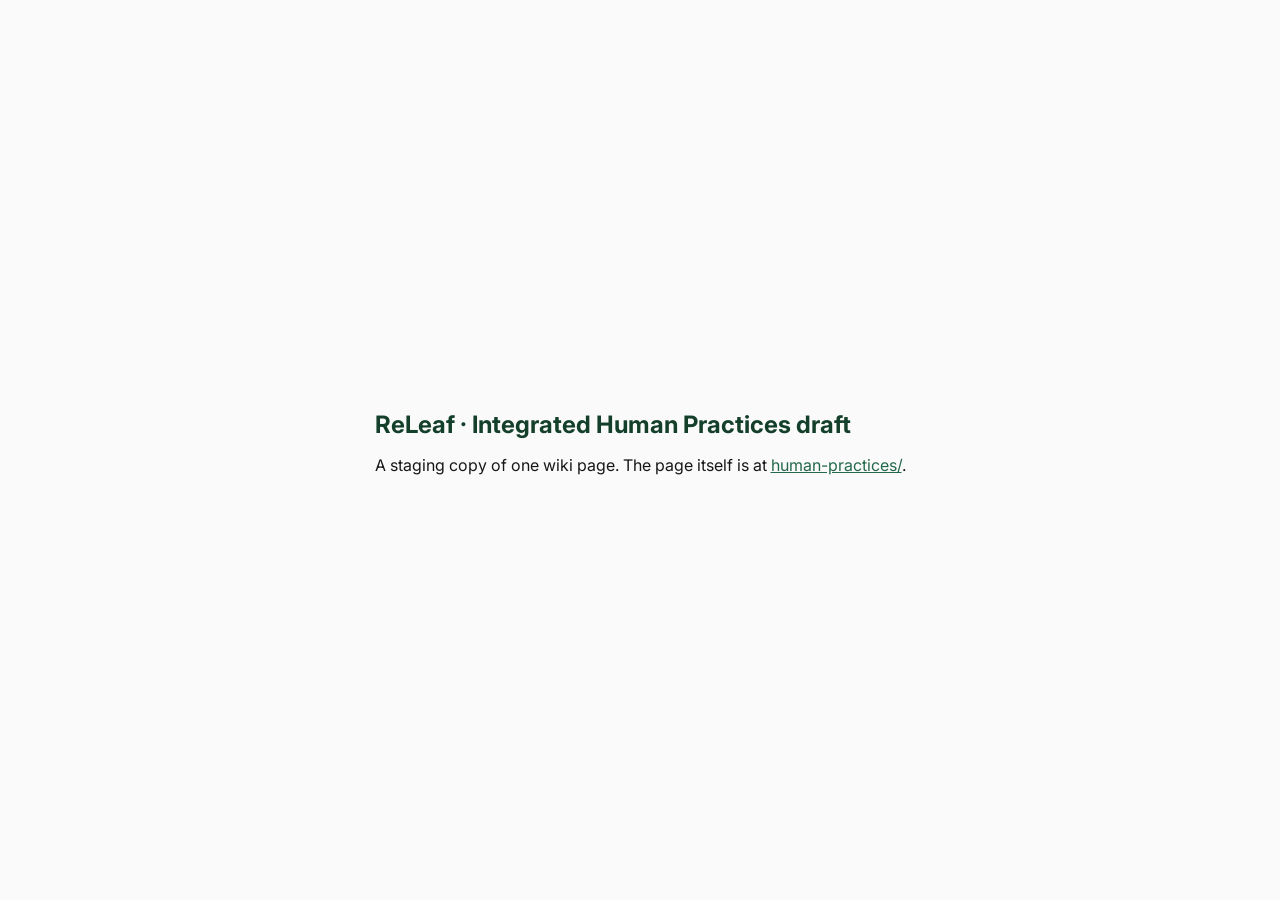
<file: index.html>
<!DOCTYPE html>
<html lang="en">
<head>
<meta charset="utf-8" />
<meta name="viewport" content="width=device-width, initial-scale=1" />
<title>ReLeaf IHP draft</title>
<link rel="stylesheet" href="assets/css/tokens.css" />
<style>
  body { font-family: var(--font-body); background: var(--gray-50); color: var(--black);
         margin: 0; display: grid; place-items: center; min-height: 100vh; }
  main { max-width: 34rem; padding: 2rem; }
  h1 { font-size: 1.5rem; margin: 0 0 1rem; color: var(--leaf-900); }
  a { color: var(--leaf-700); }
</style>
</head>
<body>
<main>
  <h1>ReLeaf &middot; Integrated Human Practices draft</h1>
  <p>A staging copy of one wiki page. The page itself is at
     <a href="human-practices/">human-practices/</a>.</p>
</main>
</body>
</html>
</file>
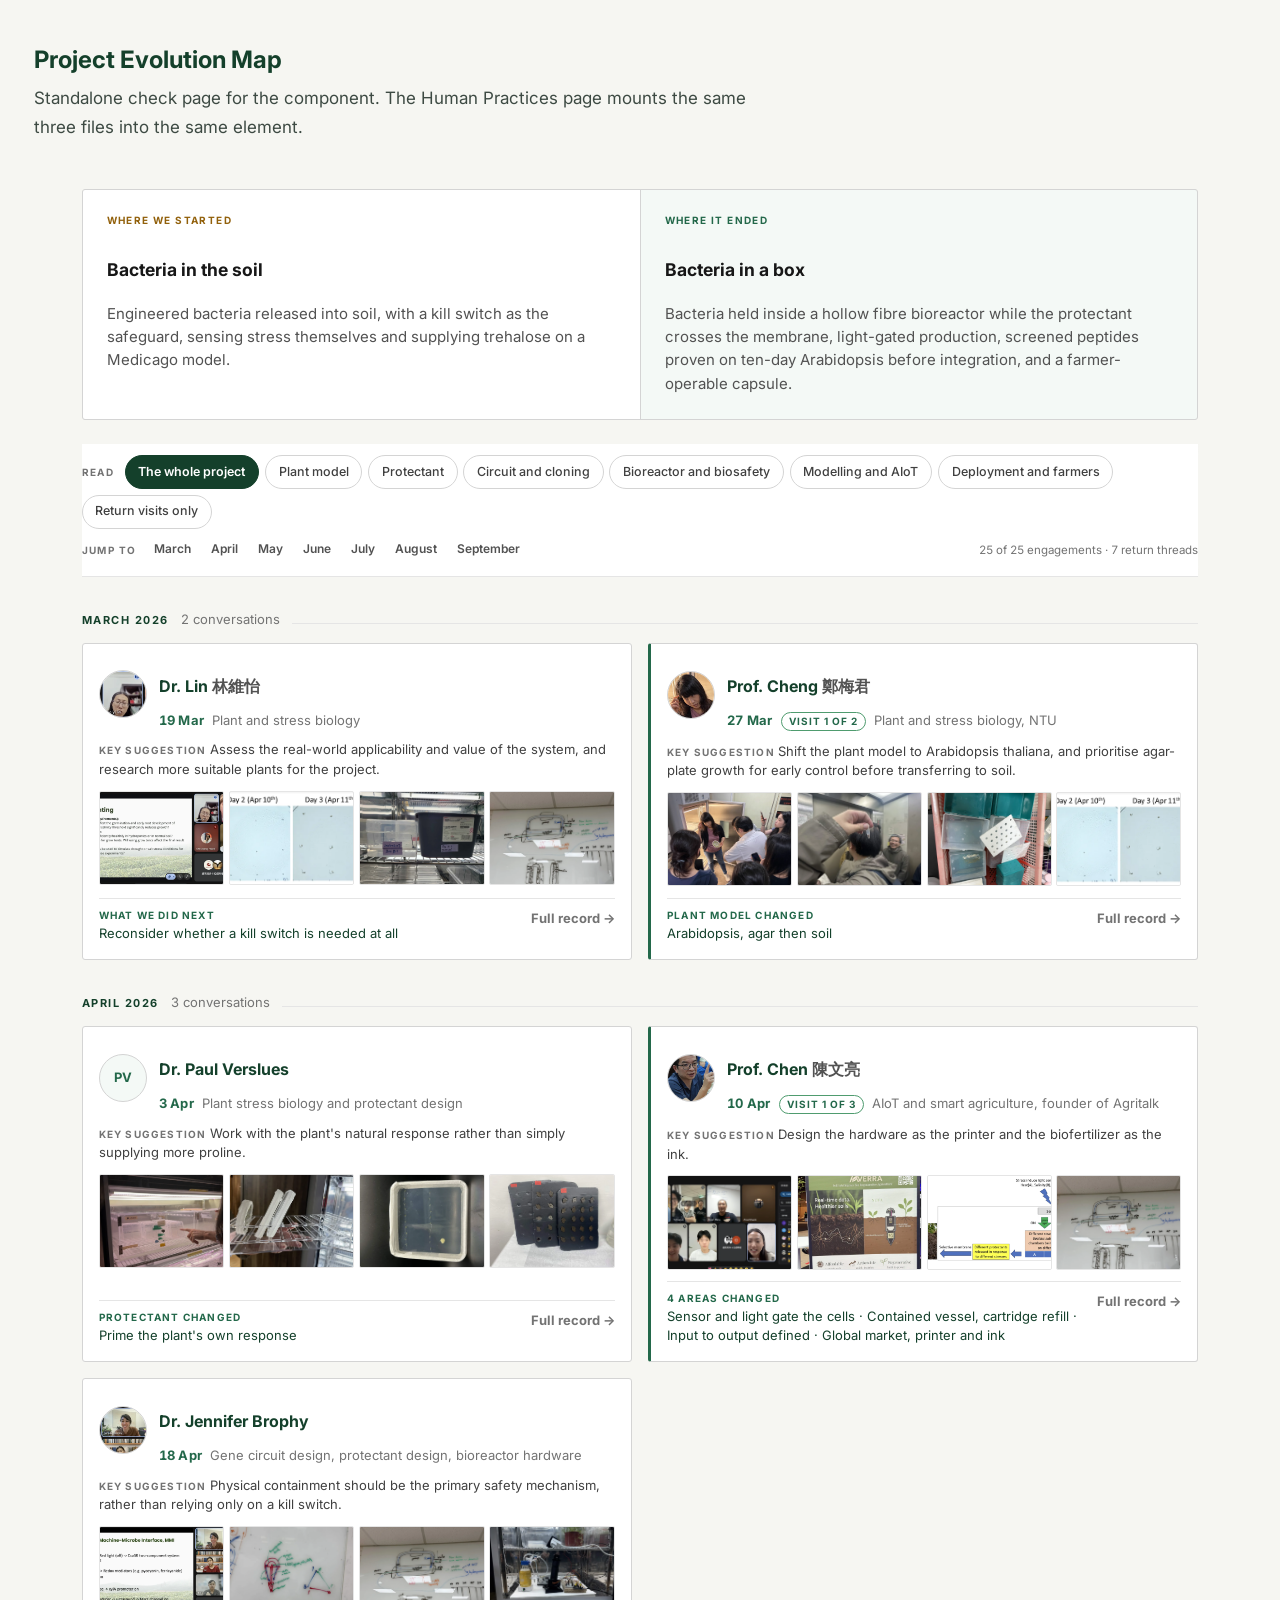
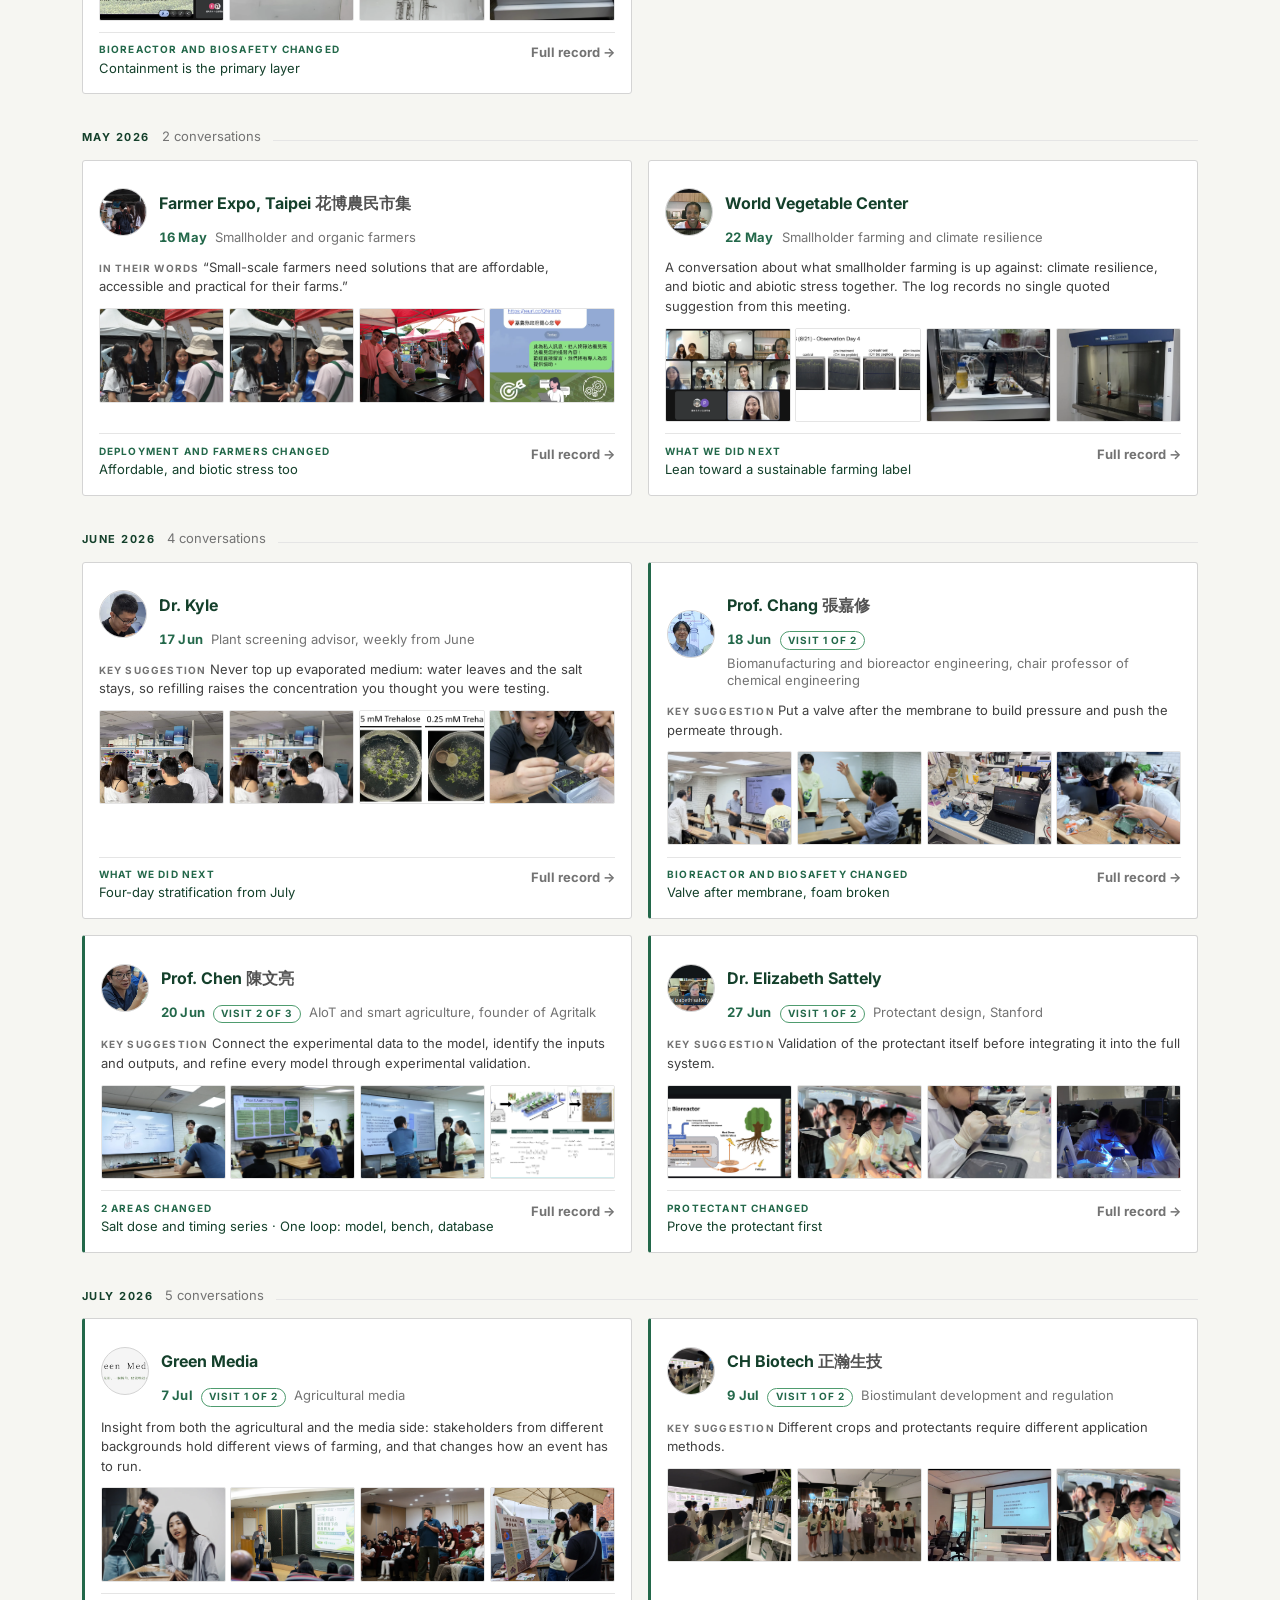
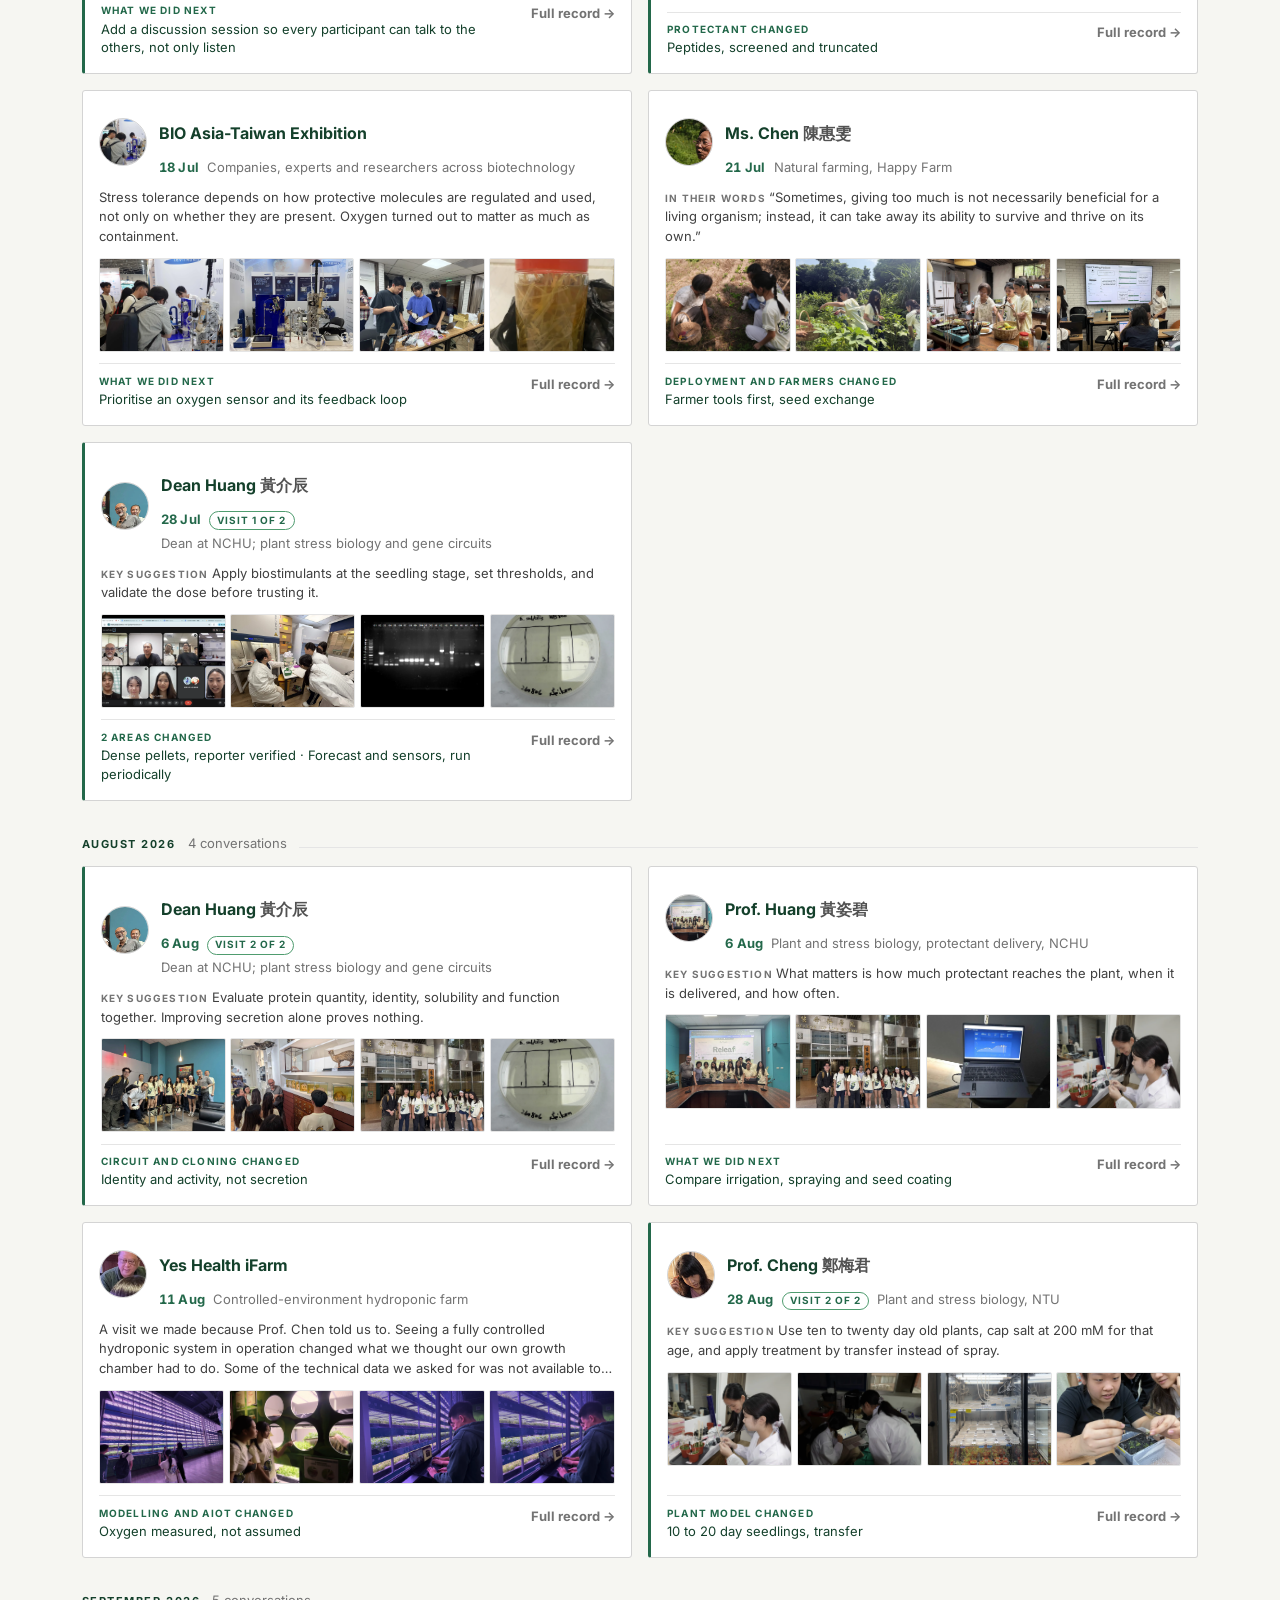
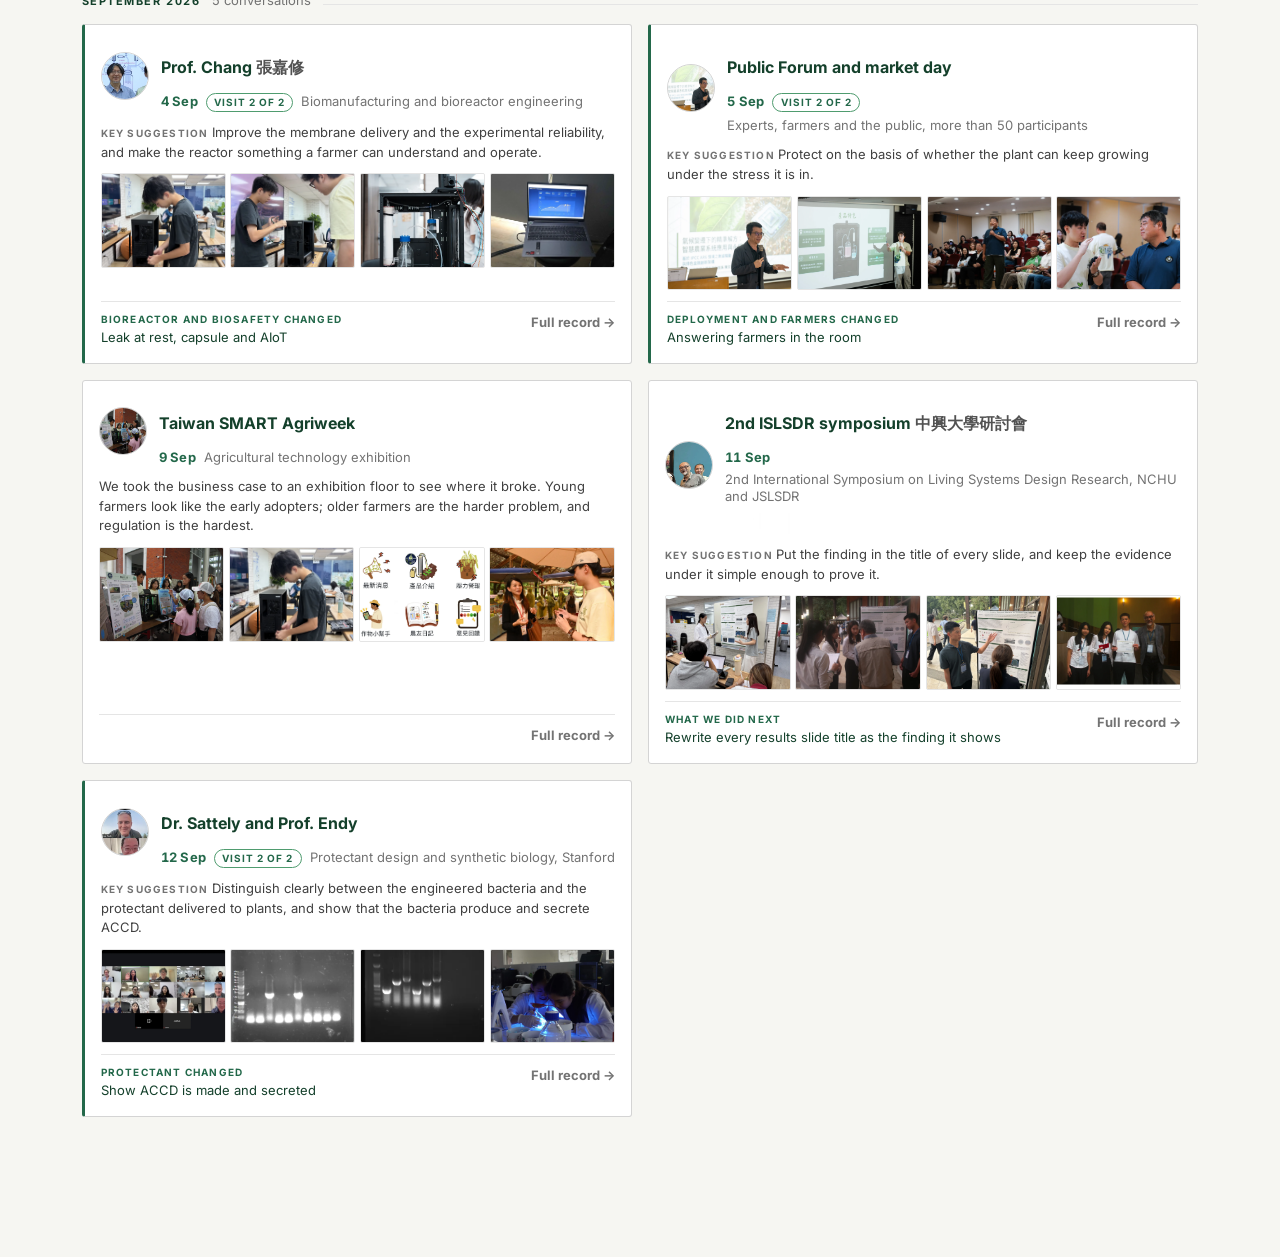
<file: human-practices/evomap-preview.html>
<!doctype html>
<html lang="en">
<head>
  <meta charset="utf-8">
  <meta name="viewport" content="width=device-width, initial-scale=1">
  <title>Evolution Map Preview</title>
  <link rel="stylesheet" href="../assets/css/tokens.css">
  <link rel="stylesheet" href="../assets/css/page.css">
  <link rel="stylesheet" href="evomap.css">
  <style>
    /* preview frame only: a drafting-stock sheet, capped the way a wiki sheet is */
    body { background: #f6f6f2; }
    .preview-sheet { max-width: 1440px; margin: 0 auto; padding: 2.5rem clamp(1rem, .5rem + 2vw, 2.75rem) 4rem; }
    .preview-sheet h1 { font-size: 1.5rem; color: #14402b; margin: 0 0 .25rem; }
    .preview-sheet > p { margin: 0 0 1.5rem; color: #3d4a43; max-width: 68ch; }
  </style>
</head>
<body>
  <main class="preview-sheet">
    <h1>Project Evolution Map</h1>
    <p>Standalone check page for the component. The Human Practices page mounts the same three files into the same element.</p>

    <!-- DATE FLAG: the interview log's table lists the Public Forum as 2026/09/04,
         while its own narrative and the booth write-up both say 5 September 2026.
         The map uses 5 September (engagement e22 in evomap-data.js). -->
    <div id="evomap" data-evomap>
      <noscript><p>The Project Evolution Map needs JavaScript. Every engagement it draws is also written out in the sections below.</p></noscript>
    </div>
  </main>

  <script src="evomap-data.js"></script>
  <script src="evomap.js"></script>
</body>
</html>
</file>
<file: assets/css/tokens.css>
/* =============================================================================
   ReLeaf: design tokens
   -----------------------------------------------------------------------------
   One file every stylesheet reads from. nav.css and team.css still carry their
   own copies of the palette under their own prefixes (--nv-*, and the bare
   names in team.css) because they were written to be droppable into any page on
   their own; the values here are the same values. Change a colour here and
   there, or nowhere else.

   TYPE. The team page was drawn in Inter and the homepage brief argues against
   Inter, so the family sits behind two variables. Swapping the site over is an
   edit to --font-display and --font-body and nothing else. Whatever you choose
   must be self-hosted: the iGEM wiki blocks fonts served from another host, and
   a full 繁體中文 face is 10 to 20 MB unsubset.
   ========================================================================== */

@font-face {
  font-family: "Inter";
  font-style: normal;
  font-weight: 100 900;
  font-display: swap;
  src: url("../fonts/inter-variable.ttf") format("truetype");
}

:root {
  /* ---- neutrals ---- */
  --white:    #ffffff;
  --gray-50:  #fafafa;
  --gray-100: #f5f5f5;
  --gray-200: #e5e5e5;
  --gray-300: #d4d4d4;
  --gray-400: #a3a3a3;
  --gray-500: #737373;
  --gray-600: #525252;
  --gray-700: #404040;
  --black:    #171717;

  /* ---- ReLeaf accents, pulled from the team hoodie ---- */
  --leaf-900: #14402b;
  --leaf-700: #23684a;
  --leaf-500: #4f9c6f;
  --leaf-200: #cfe4d8;
  --leaf-100: #e3f0e8;
  --leaf-50:  #f4f9f6;

  /* ---- signal colours, used only by callouts and status chips ---- */
  --amber-700: #92610c;
  --amber-100: #fdf3dc;
  --rust-700:  #9a3d22;
  --rust-100:  #fbeae4;
  --slate-700: #3f5468;
  --slate-100: #e8eef4;

  /* ---- type ---- */
  --font-display: "Inter", -apple-system, BlinkMacSystemFont, "Segoe UI", Roboto,
                  "Helvetica Neue", Arial, sans-serif;
  --font-body:    "Inter", -apple-system, BlinkMacSystemFont, "Segoe UI", Roboto,
                  "Helvetica Neue", Arial, sans-serif;
  --font-mono:    ui-monospace, "SF Mono", "JetBrains Mono", Menlo, Consolas, monospace;

  --text-h1:   clamp(2.125rem, 1.2rem + 2.8vw, 3.5rem);
  --text-h2:   clamp(1.5rem, 1.15rem + 1.05vw, 2rem);
  --text-h3:   clamp(1.15rem, 1.02rem + .4vw, 1.375rem);
  --text-lede: clamp(1.0625rem, .95rem + .45vw, 1.3125rem);
  --text-base: 1.0625rem;
  --text-sm:   .9375rem;
  --text-xs:   .8125rem;

  /* ---- space ---- */
  --sp-1:  .25rem;
  --sp-2:  .5rem;
  --sp-3:  .75rem;
  --sp-4:  1rem;
  --sp-5:  1.5rem;
  --sp-6:  2rem;
  --sp-7:  3rem;
  --sp-8:  clamp(3rem, 1.5rem + 5vw, 5.5rem);

  /* ---- frame ---- */
  --nav-h:   68px;            /* matches --nv-h in nav.css */
  --max:     1280px;
  --measure: 68ch;            /* body column: long enough to argue, short enough to read */
  --radius:  .5rem;
  --radius-sm: .3125rem;

  --shadow-sm: 0 1px 2px rgb(0 0 0 / .05);
  --shadow-md: 0 4px 6px -1px rgb(0 0 0 / .1), 0 2px 4px -2px rgb(0 0 0 / .1);
  --shadow-lg: 0 10px 15px -3px rgb(0 0 0 / .1), 0 4px 6px -4px rgb(0 0 0 / .1);
}
</file>
<file: assets/css/page.css>
/* =============================================================================
   ReLeaf: the standard sub-page
   -----------------------------------------------------------------------------
   Every page under Project, Wet Lab, Dry Lab and Engagement is this file plus a
   body of sections. Home, Members and Attribution have their own stylesheets.

   The shape follows iGEM Brno 2025's sub-pages, which are the clearest of the
   recent wikis at the one job these pages have, which is letting a judge find a
   specific claim in under a minute:

     · a header band that names the section, the page and the argument
     · one column of prose at a fixed measure, never full-bleed
     · a table of contents that stays on screen and tracks position
     · every heading numbered, so a judge can say "2.3" and be understood
     · figures, callouts and tables as bordered blocks with a green left edge
     · a references list at the foot, with [n] linking both ways

   Where we depart from Brno: their body text is justified, which opens rivers
   at this measure; ours is ragged right. Their cards are shadowed; ours use a
   hairline, because thirty pages of drop shadow reads as a slide deck.
   ========================================================================== */

*, *::before, *::after { box-sizing: border-box; }

html {
  scroll-behavior: smooth;
  scroll-padding-top: calc(var(--nav-h) + 1.5rem);
  -webkit-text-size-adjust: 100%;
}
@media (prefers-reduced-motion: reduce) { html { scroll-behavior: auto; } }

body {
  margin: 0;
  font-family: var(--font-body);
  font-size: var(--text-base);
  line-height: 1.68;
  color: var(--black);
  background: var(--white);
  -webkit-font-smoothing: antialiased;
}

img { display: block; max-width: 100%; }
a { color: var(--leaf-700); text-underline-offset: .18em; text-decoration-thickness: 1px; }
a:hover { color: var(--leaf-900); }

:focus-visible { outline: 2px solid var(--leaf-700); outline-offset: 3px; border-radius: 2px; }

.visually-hidden {
  position: absolute; width: 1px; height: 1px; margin: -1px;
  padding: 0; overflow: hidden; clip: rect(0 0 0 0); white-space: nowrap; border: 0;
}

.sitenav-spacer { height: var(--nav-h); }

/* ======================================================== HEADER BAND ====== */

.pagehead {
  background: linear-gradient(180deg, var(--leaf-50), var(--white) 78%);
  border-bottom: 1px solid var(--gray-200);
}
.pagehead__inner {
  max-width: var(--max);
  margin: 0 auto;
  padding: var(--sp-8) var(--sp-5) var(--sp-7);
}
@media (min-width: 640px) { .pagehead__inner { padding-left: var(--sp-6); padding-right: var(--sp-6); } }

/* breadcrumb: which tab this page hangs under */
.pagehead__eyebrow {
  display: flex; align-items: center; gap: .5rem;
  margin: 0 0 var(--sp-4);
  font-size: var(--text-xs);
  font-weight: 600;
  letter-spacing: .09em;
  text-transform: uppercase;
  color: var(--leaf-700);
}
.pagehead__eyebrow a { color: inherit; text-decoration: none; }
.pagehead__eyebrow a:hover { text-decoration: underline; }
.pagehead__eyebrow i { font-style: normal; color: var(--gray-400); }

.pagehead__title {
  margin: 0;
  font-family: var(--font-display);
  font-size: var(--text-h1);
  font-weight: 700;
  line-height: 1.08;
  letter-spacing: -.022em;
  color: var(--leaf-900);
  max-width: 20ch;
}

/* the one-sentence answer to "what is this page for" */
.pagehead__lede {
  margin: var(--sp-5) 0 0;
  max-width: 58ch;
  font-size: var(--text-lede);
  line-height: 1.52;
  color: var(--gray-600);
}

/* a rail of small facts: last edited, who owns the page, medal criterion */
.pagehead__meta {
  display: flex; flex-wrap: wrap; gap: var(--sp-2) var(--sp-5);
  margin: var(--sp-6) 0 0;
  padding: var(--sp-4) 0 0;
  border-top: 1px solid var(--leaf-200);
  list-style: none;
  font-size: var(--text-xs);
  color: var(--gray-500);
}
.pagehead__meta b {
  display: block;
  font-weight: 600;
  letter-spacing: .07em;
  text-transform: uppercase;
  color: var(--gray-400);
  font-size: .6875rem;
}
.pagehead__meta span { color: var(--gray-700); font-size: var(--text-sm); }

/* ============================================================= LAYOUT ====== */

.pagewrap {
  max-width: var(--max);
  margin: 0 auto;
  padding: var(--sp-7) var(--sp-5) var(--sp-8);
  display: grid;
  grid-template-columns: minmax(0, 1fr);
  gap: var(--sp-7);
}
@media (min-width: 640px) { .pagewrap { padding-left: var(--sp-6); padding-right: var(--sp-6); } }
@media (min-width: 1040px) {
  .pagewrap { grid-template-columns: 15rem minmax(0, 1fr); gap: var(--sp-8); align-items: start; }
}

.pagebody { max-width: var(--measure); min-width: 0; }
.pagebody > * + * { margin-top: var(--sp-5); }

/* ================================================ TABLE OF CONTENTS ======== */

.toc {
  position: sticky;
  top: calc(var(--nav-h) + var(--sp-5));
  align-self: start;
  font-size: var(--text-sm);
  order: -1;
}
.toc__title {
  margin: 0 0 var(--sp-3);
  font-size: .6875rem;
  font-weight: 700;
  letter-spacing: .1em;
  text-transform: uppercase;
  color: var(--gray-400);
}
.toc__list { margin: 0; padding: 0; list-style: none; border-left: 2px solid var(--gray-200); }
.toc__list a {
  display: block;
  padding: .3rem 0 .3rem .8rem;
  margin-left: -2px;
  border-left: 2px solid transparent;
  color: var(--gray-600);
  text-decoration: none;
  line-height: 1.35;
}
.toc__list a:hover { color: var(--leaf-900); background: var(--leaf-50); }
.toc__list a.is-active { color: var(--leaf-900); font-weight: 600; border-left-color: var(--leaf-700); }
.toc__list .is-sub a { padding-left: 1.7rem; font-size: var(--text-xs); color: var(--gray-500); }

/* on narrow screens the rail becomes a closed summary above the prose */
@media (max-width: 1039px) {
  .toc {
    position: static;
    border: 1px solid var(--gray-200);
    border-radius: var(--radius);
    background: var(--gray-50);
    padding: 0;
  }
  .toc > summary {
    cursor: pointer;
    padding: var(--sp-3) var(--sp-4);
    font-size: .6875rem; font-weight: 700; letter-spacing: .1em;
    text-transform: uppercase; color: var(--gray-600);
  }
  .toc__inner { padding: 0 var(--sp-4) var(--sp-4); }
  .toc__title { display: none; }
}
@media (min-width: 1040px) {
  .toc > summary { display: none; }
  .toc[open] .toc__inner, .toc .toc__inner { display: block; }
}

/* =========================================================== SECTIONS ====== */

.sec { scroll-margin-top: calc(var(--nav-h) + 1.5rem); }
.sec + .sec { margin-top: var(--sp-7); }

.sec h2 {
  margin: 0 0 var(--sp-4);
  padding-bottom: var(--sp-3);
  border-bottom: 1px solid var(--gray-200);
  font-family: var(--font-display);
  font-size: var(--text-h2);
  font-weight: 700;
  line-height: 1.18;
  letter-spacing: -.015em;
  color: var(--leaf-900);
}
.sec h3 {
  margin: var(--sp-6) 0 var(--sp-3);
  font-family: var(--font-display);
  font-size: var(--text-h3);
  font-weight: 650;
  line-height: 1.3;
  color: var(--gray-700);
}
.sec h4 {
  margin: var(--sp-5) 0 var(--sp-2);
  font-size: var(--text-base);
  font-weight: 650;
  color: var(--gray-700);
}

/* the number a judge can quote back at you */
.sec__no {
  display: inline-block;
  min-width: 2.1ch;
  margin-right: .55em;
  font-variant-numeric: tabular-nums;
  font-weight: 600;
  color: var(--leaf-500);
}
.sec h3 .sec__no { color: var(--gray-400); font-size: .9em; }

.sec p { margin: 0 0 var(--sp-4); }
.sec p:last-child { margin-bottom: 0; }
.sec ul, .sec ol { margin: 0 0 var(--sp-4); padding-left: 1.4em; }
.sec li + li { margin-top: var(--sp-2); }
.sec li::marker { color: var(--leaf-500); }

.lede { font-size: var(--text-lede); line-height: 1.55; color: var(--gray-600); }

/* a heading you can link to: the ¶ appears on hover */
.anchor {
  margin-left: .4em;
  opacity: 0;
  font-weight: 400;
  color: var(--gray-400);
  text-decoration: none;
  transition: opacity .15s;
}
h2:hover .anchor, h3:hover .anchor, .anchor:focus-visible { opacity: 1; }

/* =========================================================== CALLOUTS ====== */
/* Left edge carries the meaning; the fill is barely there so a page with four
   of them still reads as one page.                                            */

.callout {
  margin: var(--sp-5) 0;
  padding: var(--sp-4) var(--sp-5);
  border: 1px solid var(--gray-200);
  border-left: 4px solid var(--leaf-700);
  border-radius: var(--radius-sm);
  background: var(--leaf-50);
  font-size: var(--text-sm);
}
.callout > :first-child { margin-top: 0; }
.callout > :last-child { margin-bottom: 0; }
.callout__label {
  display: block;
  margin-bottom: var(--sp-2);
  font-size: .6875rem; font-weight: 700; letter-spacing: .09em;
  text-transform: uppercase; color: var(--leaf-700);
}

/* what iGEM asks this page to prove */
.callout--medal { border-left-color: var(--amber-700); background: var(--amber-100); }
.callout--medal .callout__label { color: var(--amber-700); }

/* a claim we have not earned yet. The brief requires these to sit next to the
   claim they limit, at the same size, never in a footnote.                    */
.callout--unproven { border-left-color: var(--rust-700); background: var(--rust-100); }
.callout--unproven .callout__label { color: var(--rust-700); }

/* a number or a method taken from somebody else's paper */
.callout--borrowed { border-left-color: var(--slate-700); background: var(--slate-100); }
.callout--borrowed .callout__label { color: var(--slate-700); }

/* ============================================================= FIGURES ===== */

.fig { margin: var(--sp-6) 0; }
/* height:auto matters. A width/height pair on the <img> is a presentational
   hint for BOTH properties: width:100% here overrides the width hint, but the
   height hint survives and pins the image to its attribute height, which
   squeezes every landscape photo on the page. With height auto the two
   attributes go back to doing their real job — holding the aspect ratio and
   reserving the space before the file arrives.                              */
.fig img, .fig video, .fig svg {
  width: 100%;
  height: auto;
  border: 1px solid var(--gray-200);
  border-radius: var(--radius-sm);
  background: var(--gray-50);
}
.fig img { cursor: zoom-in; }
.fig figcaption {
  margin-top: var(--sp-3);
  padding-left: var(--sp-3);
  border-left: 2px solid var(--leaf-200);
  font-size: var(--text-sm);
  line-height: 1.5;
  color: var(--gray-600);
}
.fig figcaption b { color: var(--leaf-700); font-weight: 650; }

/* a figure that has not been shot or drawn yet */
.fig--pending img, .fig--pending .fig__slot {
  display: grid; place-items: center;
  aspect-ratio: 16 / 9;
  border: 1px dashed var(--gray-300);
  background: repeating-linear-gradient(45deg, var(--gray-50), var(--gray-50) 10px, var(--white) 10px, var(--white) 20px);
  color: var(--gray-400);
  font-size: var(--text-sm);
  text-align: center;
  padding: var(--sp-5);
  cursor: default;
}

/* click a figure and it fills the window */
.lightbox {
  position: fixed; inset: 0; z-index: 60;
  display: none; place-items: center;
  padding: var(--sp-5);
  background: rgb(10 20 15 / .88);
}
.lightbox.is-open { display: grid; }
.lightbox img { max-width: 100%; max-height: 86vh; border-radius: var(--radius-sm); }
.lightbox figcaption { margin-top: var(--sp-4); max-width: 60ch; color: var(--gray-200); font-size: var(--text-sm); }
.lightbox__close {
  position: absolute; top: var(--sp-4); right: var(--sp-4);
  width: 2.5rem; height: 2.5rem;
  border: 0; border-radius: 50%;
  background: rgb(255 255 255 / .12); color: var(--white);
  font-size: 1.4rem; line-height: 1; cursor: pointer;
}
.lightbox__close:hover { background: rgb(255 255 255 / .22); }

/* =============================================================== CARDS ===== */

.grid { display: grid; gap: var(--sp-4); grid-template-columns: repeat(auto-fit, minmax(15rem, 1fr)); margin: var(--sp-5) 0; }
.card2 {
  padding: var(--sp-5);
  border: 1px solid var(--gray-200);
  border-radius: var(--radius);
  background: var(--white);
}
.card2 h4 { margin-top: 0; color: var(--leaf-900); }
.card2 p:last-child { margin-bottom: 0; }
.card2 .num {
  display: block;
  font-family: var(--font-display);
  font-size: 2rem; font-weight: 700; line-height: 1;
  color: var(--leaf-700);
  font-variant-numeric: tabular-nums;
}

/* ============================================================== TABLES ===== */

.tablewrap { overflow-x: auto; margin: var(--sp-5) 0; border: 1px solid var(--gray-200); border-radius: var(--radius-sm); }
table.data { width: 100%; border-collapse: collapse; font-size: var(--text-sm); }
table.data th, table.data td { padding: .6rem .85rem; text-align: left; vertical-align: top; }
table.data thead th {
  background: var(--leaf-50);
  border-bottom: 1px solid var(--leaf-200);
  font-size: var(--text-xs); font-weight: 700; letter-spacing: .05em; text-transform: uppercase;
  color: var(--leaf-900); white-space: nowrap;
}
table.data tbody tr + tr { border-top: 1px solid var(--gray-200); }
table.data tbody tr:hover { background: var(--gray-50); }
table.data td.num { text-align: right; font-variant-numeric: tabular-nums; }

/* ================================================================ TABS ===== */
/* Plants runs three growth systems on one page. Same page, same URL, three
   panels, so a judge landing on /plant sees all three exist.                  */

.tabs { margin: var(--sp-6) 0; }
.tabs__strip {
  display: flex; flex-wrap: wrap; gap: var(--sp-1);
  border-bottom: 1px solid var(--gray-200);
}
.tabs__btn {
  appearance: none;
  padding: .6rem 1.1rem;
  border: 0; border-bottom: 3px solid transparent;
  background: none;
  font: inherit; font-size: var(--text-sm); font-weight: 600;
  color: var(--gray-500); cursor: pointer;
}
.tabs__btn:hover { color: var(--leaf-900); background: var(--leaf-50); }
.tabs__btn[aria-selected="true"] { color: var(--leaf-900); border-bottom-color: var(--leaf-700); }
.tabs__panel { padding-top: var(--sp-5); }
.tabs__panel[hidden] { display: none; }

/* =========================================================== REFERENCES ==== */

.refs { margin-top: var(--sp-8); padding-top: var(--sp-5); border-top: 1px solid var(--gray-200); }
.refs h2 { border: 0; padding: 0; font-size: var(--text-h3); }
.refs ol { margin: 0; padding-left: 2.1em; font-size: var(--text-sm); color: var(--gray-600); }
.refs li { margin-bottom: var(--sp-3); scroll-margin-top: calc(var(--nav-h) + 2rem); }
.refs li:target { background: var(--leaf-100); border-radius: 3px; box-shadow: 0 0 0 .4rem var(--leaf-100); }
.refs a { word-break: break-word; }

/* the [3] in running text */
a.cite {
  font-size: .84em; font-weight: 600; vertical-align: .25em;
  text-decoration: none; color: var(--leaf-700);
  padding: 0 .1em;
}
a.cite:hover { text-decoration: underline; }

/* ========================================================= PAGE STATUS ===== */
/* Delete the whole block when a page is written. It exists so nobody mistakes
   a scaffold for a draft, and so the team can see at a glance what is left.   */

.status {
  margin: var(--sp-6) 0 0;
  padding: var(--sp-4) var(--sp-5);
  border: 1px dashed var(--gray-300);
  border-radius: var(--radius-sm);
  background: var(--gray-50);
  font-size: var(--text-sm);
  color: var(--gray-600);
}
.status b { display: block; color: var(--gray-700); margin-bottom: var(--sp-1); }
.status code { font-family: var(--font-mono); font-size: .9em; background: var(--gray-200); padding: .1em .35em; border-radius: 3px; }

.todo {
  display: inline-block;
  padding: .1em .5em;
  border-radius: 3px;
  background: var(--amber-100);
  border: 1px solid #e8cf95;
  color: var(--amber-700);
  font-size: var(--text-xs); font-weight: 650;
  letter-spacing: .03em;
}

/* ============================================================ PAGE NAV ===== */

.pagenav {
  max-width: var(--max);
  margin: 0 auto;
  padding: 0 var(--sp-5) var(--sp-8);
  display: grid; gap: var(--sp-4);
  grid-template-columns: repeat(auto-fit, minmax(16rem, 1fr));
}
@media (min-width: 640px) { .pagenav { padding-left: var(--sp-6); padding-right: var(--sp-6); } }
.pagenav a {
  display: block;
  padding: var(--sp-4) var(--sp-5);
  border: 1px solid var(--gray-200);
  border-radius: var(--radius);
  text-decoration: none;
  transition: border-color .18s, background .18s;
}
.pagenav a:hover { border-color: var(--leaf-500); background: var(--leaf-50); }
.pagenav b { display: block; font-size: .6875rem; font-weight: 700; letter-spacing: .09em; text-transform: uppercase; color: var(--gray-400); margin-bottom: .3rem; }
.pagenav span { font-size: var(--text-base); font-weight: 600; color: var(--leaf-900); }
.pagenav .is-next { text-align: right; }

/* ============================================================== FOOTER ===== */

.footer2 {
  border-top: 1px solid var(--gray-200);
  background: var(--gray-50);
}
.footer2__inner {
  max-width: var(--max);
  margin: 0 auto;
  padding: var(--sp-7) var(--sp-5);
  display: grid; gap: var(--sp-6);
  grid-template-columns: repeat(auto-fit, minmax(13rem, 1fr));
  font-size: var(--text-sm);
  color: var(--gray-600);
}
@media (min-width: 640px) { .footer2__inner { padding-left: var(--sp-6); padding-right: var(--sp-6); } }
.footer2 h3 { margin: 0 0 var(--sp-3); font-size: .6875rem; font-weight: 700; letter-spacing: .1em; text-transform: uppercase; color: var(--gray-400); }
.footer2 ul { margin: 0; padding: 0; list-style: none; }
.footer2 li + li { margin-top: .35rem; }
.footer2 a { color: var(--gray-700); text-decoration: none; }
.footer2 a:hover { color: var(--leaf-700); text-decoration: underline; }
.footer2__legal { grid-column: 1 / -1; padding-top: var(--sp-5); border-top: 1px solid var(--gray-200); font-size: var(--text-xs); color: var(--gray-500); }
/* a footer carrying only the legal block has nothing above the rule for it to
   separate, so the rule and the space it held go too */
.footer2__inner--legal { grid-template-columns: 1fr; }
.footer2__inner--legal .footer2__legal { padding-top: 0; border-top: 0; }
.footer2__legal p { margin: 0 0 var(--sp-2); }

@media print {
  .sitenav, .toc, .pagenav, .sitenav-spacer { display: none !important; }
  .pagewrap { display: block; }
}

/* =========================================================== SCAFFOLD ====== */
/* A note left in place of the prose that has not been written. Every one of
   these is meant to be deleted, and the page is not finished while one is
   still on it. They are visibly not prose: grey, italic, and marked.          */

p.scaffold {
  margin: 0 0 var(--sp-4);
  padding-left: var(--sp-4);
  border-left: 2px dashed var(--gray-300);
  color: var(--gray-500);
  font-style: italic;
  font-size: var(--text-sm);
}
p.scaffold::before {
  content: "To write";
  display: block;
  font-style: normal;
  font-size: .625rem; font-weight: 700; letter-spacing: .1em;
  text-transform: uppercase; color: var(--gray-400);
  margin-bottom: .15rem;
}

/* ========================================================= HEADER HERO ===== */
/* A full-bleed photograph as the first thing on the page, with the title set
   into it rather than stacked above it. .pagehead has no max-width of its own,
   so the hero is already the width of the window — no negative-margin trick,
   and no gutter for a scrollbar to fight over.

   The scrim is two gradients, not a flat wash: the top of the frame stays a
   photograph and only the corner the type sits in goes dark. Bottom-left,
   because on this page's photograph that corner is blackboard. Its stops are
   in rem rather than per cent, so the dark band is the height of the type
   block and not a fraction of the picture — on a phone, where the hero is a
   third of its desktop height, a percentage scrim leaves the eyebrow sitting
   on bare photograph.                                                       */

.pagehead--hero { background: var(--white); }

.pagehead__hero {
  position: relative;
  width: 100%;
  aspect-ratio: 3 / 2;
  max-height: 78vh;
  overflow: hidden;
  background: var(--leaf-900);
}
@media (min-width: 700px)  { .pagehead__hero { aspect-ratio: 16 / 9; } }
@media (min-width: 1100px) { .pagehead__hero { aspect-ratio: 21 / 9; } }

.pagehead__hero picture { display: block; width: 100%; height: 100%; }
.pagehead__hero img {
  display: block;
  width: 100%;
  height: 100%;
  object-fit: cover;
  object-position: center 72%;
}

.pagehead__hero::after {
  content: "";
  position: absolute; inset: 0;
  background:
    linear-gradient(to top,   rgb(6 26 16 / .88) 0, rgb(6 26 16 / .60) 4.5rem, rgb(6 26 16 / .16) 9.5rem, rgb(6 26 16 / 0) 15rem),
    linear-gradient(to right, rgb(6 26 16 / .50) 0%, rgb(6 26 16 / 0) 44%);
}

/* the type block tracks the same column the prose below it uses, so the title
   sits on the left edge of the measure rather than the left edge of the glass */
.pagehead__heroinner {
  position: absolute; z-index: 1;
  left: 0; right: 0; bottom: 0;
  max-width: var(--max);
  margin: 0 auto;
  padding: var(--sp-6) var(--sp-5);
}
@media (min-width: 640px) { .pagehead__heroinner { padding: var(--sp-7) var(--sp-6); } }

.pagehead__heroinner .pagehead__eyebrow { margin-bottom: var(--sp-3); color: var(--leaf-200); }
.pagehead__heroinner .pagehead__eyebrow i { color: rgb(255 255 255 / .45); }
.pagehead__heroinner .pagehead__title {
  color: var(--white);
  text-shadow: 0 1px 2px rgb(6 26 16 / .45), 0 2px 34px rgb(6 26 16 / .55);
}

/* the credit line for the hero, sitting under it with the lede and the meta */
.pagehead__herocap {
  margin: 0 0 var(--sp-5);
  max-width: 74ch;
  font-size: var(--text-sm);
  line-height: 1.5;
  color: var(--gray-500);
}
.pagehead__herocap b { color: var(--leaf-700); font-weight: 650; }

/* ======================================================= TOGGLE LISTS ====== */
/* A run of <details>. Used where a page has to carry the full record — every
   segment of a lesson, every piece of feedback — without making a reader
   scroll past all of it to reach the argument. The summary line has to say
   enough that a reader can decide not to open it, so it carries a lead-in
   after the title. Nothing inside is an h2 or h3: the contents rail is built
   from those, and it must not point at text behind a closed toggle.          */

.discloses { margin: var(--sp-5) 0; border: 1px solid var(--gray-200); border-radius: var(--radius-sm); overflow: hidden; }
.discloses > .disclose + .disclose { border-top: 1px solid var(--gray-200); }

.disclose { background: var(--white); }
/* grid rather than flex so the lead-in always starts under the title rather
   than wherever the title happens to end */
.disclose > summary {
  display: grid;
  grid-template-columns: .55rem 1fr;
  column-gap: var(--sp-3);
  align-items: start;
  padding: var(--sp-4) var(--sp-4) var(--sp-4) var(--sp-3);
  cursor: pointer;
  list-style: none;
  font-size: var(--text-base);
  color: var(--leaf-900);
}
.disclose > summary::-webkit-details-marker { display: none; }
.disclose > summary:hover { background: var(--leaf-50); }
.disclose > summary:focus-visible { outline: 2px solid var(--leaf-500); outline-offset: -2px; }

/* the chevron is drawn, not a glyph, so it rotates cleanly and never shifts
   the baseline of the text beside it */
.disclose > summary::before {
  content: "";
  grid-column: 1; grid-row: 1;
  width: .5rem; height: .5rem;
  margin-top: .42em;
  border-right: 2px solid var(--leaf-500);
  border-bottom: 2px solid var(--leaf-500);
  transform: translateY(-.1rem) rotate(-45deg);
  transition: transform .16s ease;
}
.disclose[open] > summary::before { transform: translateY(.05rem) rotate(45deg); }
.disclose[open] > summary { background: var(--leaf-50); }

.disclose__title { grid-column: 2; grid-row: 1; font-weight: 650; line-height: 1.35; }
.disclose__hint  { grid-column: 2; grid-row: 2; margin-top: .2rem; color: var(--gray-500); font-size: var(--text-sm); font-weight: 400; line-height: 1.45; }

.disclose__body { padding: 0 var(--sp-4) var(--sp-5) calc(var(--sp-3) + .55rem + var(--sp-3)); }
.disclose__body > :first-child { margin-top: 0; }
.disclose__body > :last-child  { margin-bottom: 0; }
.disclose__body h4 { margin: var(--sp-4) 0 var(--sp-2); }
@media (max-width: 560px) { .disclose__body { padding-left: var(--sp-4); } }

/* a single toggle standing on its own rather than in a run */
.disclose--solo { border: 1px solid var(--gray-200); border-radius: var(--radius-sm); margin: var(--sp-5) 0; }

/* ========================================================== DOWNLOADS ====== */
/* Best Education is judged on whether somebody else can pick the material up
   and teach it. So the files get their own object: name, what it is, format
   and weight, all before the click.                                          */

.dl { list-style: none; margin: var(--sp-5) 0; padding: 0; display: grid; gap: var(--sp-3); }
.dl li { margin: 0; }
.dl a {
  display: flex; align-items: center; gap: var(--sp-4);
  padding: var(--sp-4);
  border: 1px solid var(--gray-200);
  border-radius: var(--radius-sm);
  background: var(--white);
  text-decoration: none;
  color: inherit;
}
.dl a:hover { border-color: var(--leaf-500); background: var(--leaf-50); }
.dl__kind {
  flex: none;
  min-width: 3.1rem;
  padding: .3rem .45rem;
  border-radius: 3px;
  background: var(--leaf-100);
  color: var(--leaf-900);
  font-family: var(--font-mono);
  font-size: .6875rem; font-weight: 700; letter-spacing: .06em;
  text-align: center;
  text-transform: uppercase;
}
.dl__name { display: block; font-weight: 650; color: var(--leaf-900); }
.dl__meta { display: block; margin-top: .15rem; font-size: var(--text-sm); color: var(--gray-500); }

/* A dense figure — a grid of small multiples, a chart with seven panels — that
   68ch of column cannot show at a readable size. It grows into the gutter
   beside the text column, and only once a gutter exists to grow into. The
   lightbox is still the fallback for the detail.                             */

@media (min-width: 1240px) {
  .fig--wide { width: min(54rem, calc(100vw - 24rem)); max-width: none; }
}

/* ========================================================= PHOTO ROWS ====== */
/* Two or three photographs that belong to one moment. They share a caption
   only when the caption would otherwise repeat.                              */

/* Ratios are left alone. A row of photographs shot at different ratios comes
   out at different heights, and that is the correct answer: cropping them to
   a common box to tidy up the grid throws away the sides of the frame.      */
.figs { display: grid; gap: var(--sp-5); margin: var(--sp-6) 0; align-items: start; }
@media (min-width: 620px) { .figs--2 { grid-template-columns: 1fr 1fr; } }
@media (min-width: 620px) { .figs--3 { grid-template-columns: repeat(3, 1fr); } }
.figs .fig { margin: 0; }

/* Photographs of different ratios end at different heights, so left alone the
   captions in a row all start on a different line. Subgrid puts every image in
   one row and every caption in the next, and sits the images on the shared
   floor between them — the row lines up without a single pixel of crop.     */
@supports (grid-template-rows: subgrid) {
  @media (min-width: 620px) {
    .figs { grid-template-rows: auto auto; }
    .figs .fig { display: grid; grid-row: span 2; grid-template-rows: subgrid; }
    .figs .fig img { align-self: end; }
  }
}
</file>
<file: human-practices/evomap.css>
/* =============================================================================
   ReLeaf: Project Evolution Map
   -----------------------------------------------------------------------------
   The page's special section, and the only one that takes the whole window: the
   contents rail steps out of the way while it is on screen. White ground, the
   same as the rest of the page.

   A judge should be able to read it without a long scroll, so the arc is stated
   once at the top (where we started, where it ended), the engagements are a
   two-column grid of compact cards carrying the face of the person we met and
   thumbnails of what changed, and the full record with its evidence opens from
   the card.

   Rendered by evomap.js from evomap-data.js.
   ========================================================================== */

.evo {
  --evo-line:  var(--gray-300);
  --evo-hair:  var(--gray-200);
  --evo-ink-2: var(--gray-600);
  --evo-ink-3: var(--gray-500);
  --evo-r:     3px;
}

/* ------------------------------------------------------------ THE BAND -- */

.sec--evo {
  /* Full bleed, measured rather than assumed: 100vw counts the scrollbar, and
     the reading column is inset from the page edge by the rail. */
  --vw: var(--evo-vw, 100vw);
  position: relative;
  margin-left: calc(-1 * var(--evo-left, 0px));
  margin-right: 0;
  width: var(--vw);
  max-width: var(--vw);
  padding: 0;
  background: var(--white);
  border-top: 1px solid var(--gray-200);
  border-bottom: 1px solid var(--gray-200);
}
.ihp .sec--evo + .sec { margin-top: var(--sp-8); }

.sec--evo > h2,
.sec--evo > .stand {
  max-width: 1240px;
  margin-left: auto;
  margin-right: auto;
  padding-left: clamp(1rem, 4vw, 3rem);
  padding-right: clamp(1rem, 4vw, 3rem);
}
.sec--evo > h2 { padding-top: clamp(2.5rem, 5vw, 4rem); }
.ihp .pagebody .sec--evo > .stand { max-width: 1240px; }

/* The rail belongs to the reading page, and this section is not that. */
html.evo-open .ihp .toc { opacity: 0; visibility: hidden; pointer-events: none; }
@media (prefers-reduced-motion: no-preference) {
  .ihp .toc { transition: opacity .35s ease, visibility .35s ease; }
}

/* ----------------------------------------------------------- THE FRAME -- */

.evo {
  max-width: 1240px;
  margin: 0 auto;
  padding: clamp(1rem, 2vw, 1.5rem) clamp(1rem, 4vw, 3rem) clamp(3rem, 6vw, 5rem);
  font-size: var(--text-sm);
}
.evo *:focus-visible { outline: 2px solid var(--leaf-500); outline-offset: 2px; }
.sec--evo .evo h3, .sec--evo .evo h4, .sec--evo .evo h5 { margin: 0; font-size: inherit; color: inherit; }
.sec--evo .evo p, .sec--evo .evo li, .sec--evo .evo ul { max-width: none; }

/* ----------------------------------------------------------- THE ARC --- */
/* Start and end states side by side at the top: the whole journey in two
   boxes before a single card is read. */

.evo__arc {
  display: grid;
  gap: 1px;
  background: var(--evo-line);
  border: 1px solid var(--evo-line);
  border-radius: var(--evo-r);
  margin: 0 0 var(--sp-5);
  overflow: hidden;
}
@media (min-width: 52rem) { .evo__arc { grid-template-columns: 1fr 1fr; } }
.evo__arc > div { background: var(--white); padding: var(--sp-4) var(--sp-5) var(--sp-5); }
.evo__arc .is-end { background: var(--leaf-50); }
.evo__label {
  display: inline-block;
  font-size: .625rem; font-weight: 700; letter-spacing: .14em; text-transform: uppercase;
  color: var(--amber-700); margin-bottom: .5rem;
}
.evo__arc .is-end .evo__label { color: var(--leaf-700); }
.sec--evo .evo__arc h3 { font-size: 1.0625rem; font-weight: 700; color: var(--leaf-900); line-height: 1.3; margin-bottom: .3rem; }
.evo__arc p { margin: 0; color: var(--evo-ink-2); line-height: 1.55; max-width: 60ch; }

/* ------------------------------------------------------------ CONTROLS -- */

.evo__controls {
  position: sticky;
  top: calc(var(--nav-h) - 1px);
  z-index: 40;
  margin: 0 0 var(--sp-4);
  padding: .7rem 0;
  background: rgb(255 255 255 / .94);
  backdrop-filter: blur(6px);
  border-bottom: 1px solid var(--gray-200);
}
.evo__row1, .evo__row2 { display: flex; flex-wrap: wrap; gap: .35rem; align-items: center; }
.evo__row2 { margin-top: .45rem; }
.evo__flabel {
  font-size: .625rem; font-weight: 700; letter-spacing: .14em; text-transform: uppercase;
  color: var(--evo-ink-3); margin-right: .3rem;
}
.evo__chip {
  appearance: none;
  border: 1px solid var(--evo-line);
  background: var(--white);
  color: var(--gray-700);
  border-radius: 999px;
  padding: .35rem .8rem;
  font: inherit; font-size: .78rem; font-weight: 500;
  cursor: pointer;
  transition: border-color .14s ease, color .14s ease, background-color .14s ease;
}
.evo__chip:hover { border-color: var(--leaf-700); color: var(--leaf-900); }
.evo__chip[aria-pressed="true"] { background: var(--leaf-900); border-color: var(--leaf-900); color: var(--white); font-weight: 600; }
.evo__chip--thread[aria-pressed="true"] { background: var(--leaf-700); border-color: var(--leaf-700); }
.evo__jump {
  appearance: none; border: 0; background: none; padding: .2rem .45rem;
  font: inherit; font-size: .75rem; font-weight: 600; color: var(--gray-600);
  cursor: pointer; border-bottom: 2px solid transparent;
}
.evo__jump:hover { color: var(--leaf-900); border-bottom-color: var(--leaf-500); }
.evo__count { margin-left: auto; font-size: .72rem; color: var(--evo-ink-3); font-variant-numeric: tabular-nums; white-space: nowrap; }

/* --------------------------------------------------------------- MONTH -- */

.evo__month {
  display: flex; align-items: baseline; gap: .75rem;
  margin: var(--sp-6) 0 var(--sp-3);
  scroll-margin-top: calc(var(--nav-h) + 6rem);
}
.evo__month[hidden] { display: none; }
.evo__month b {
  font-size: .6875rem; font-weight: 700; letter-spacing: .14em; text-transform: uppercase;
  color: var(--leaf-900); font-variant-numeric: tabular-nums;
}
.evo__month span { font-size: var(--text-xs); color: var(--evo-ink-3); }
.evo__month::after { content: ""; flex: 1; border-bottom: 1px solid var(--gray-200); }

/* ---------------------------------------------------------------- GRID -- */

.evo__grid { display: grid; gap: var(--sp-4); align-items: stretch; }
@media (min-width: 52rem)  { .evo__grid { grid-template-columns: repeat(2, minmax(0, 1fr)); } }
@media (min-width: 100rem) { .evo__grid { grid-template-columns: repeat(3, minmax(0, 1fr)); } }

/* ---------------------------------------------------------------- CARD -- */

.evo__card {
  display: flex; flex-direction: column; gap: .7rem;
  width: 100%; margin: 0;
  padding: var(--sp-4);
  text-align: left; font: inherit; color: inherit;
  background: var(--white);
  border: 1px solid var(--evo-line);
  border-radius: var(--evo-r);
  cursor: pointer;
  transition: border-color .14s ease, background-color .14s ease;
}
.evo__card[hidden] { display: none; }
.evo__card:hover { border-color: var(--leaf-700); background: var(--leaf-50); }
.evo__card:hover .evo__open { color: var(--leaf-900); }
.evo__card--thread { border-left: 3px solid var(--leaf-700); }
.evo__card--pending { border-style: dashed; }

.evo__head { display: grid; grid-template-columns: 3rem minmax(0, 1fr); gap: .75rem; align-items: center; }
.evo__face {
  width: 3rem; height: 3rem;
  border-radius: 50%; object-fit: cover;
  background: var(--gray-100); border: 1px solid var(--evo-line);
}
.evo__face--none {
  display: grid; place-items: center;
  font-size: .8125rem; font-weight: 700; color: var(--leaf-700); background: var(--leaf-50);
}
.evo__who { font-size: 1rem; font-weight: 700; color: var(--leaf-900); line-height: 1.25; }
.evo__who i { font-style: normal; font-weight: 600; color: var(--gray-600); }
.evo__sub {
  margin-top: .1rem;
  font-size: var(--text-xs); color: var(--evo-ink-3); line-height: 1.35;
  display: flex; flex-wrap: wrap; gap: .3rem .5rem; align-items: baseline;
}
.evo__date { font-weight: 700; color: var(--leaf-700); font-variant-numeric: tabular-nums; letter-spacing: .02em; }
.evo__visit {
  font-size: .625rem; font-weight: 700; letter-spacing: .1em; text-transform: uppercase;
  color: var(--leaf-700); border: 1px solid var(--leaf-500); border-radius: 999px; padding: .1rem .45rem;
}
.evo__said {
  margin: 0;
  font-size: .8125rem; line-height: 1.5; color: var(--gray-700);
  display: -webkit-box; -webkit-line-clamp: 3; -webkit-box-orient: vertical; overflow: hidden;
}
.evo__said b { color: var(--gray-500); font-weight: 700; font-size: .625rem; letter-spacing: .12em; text-transform: uppercase; }

/* four photographs across the card, each one a button into the viewer */
.evo__thumbs { display: grid; grid-template-columns: repeat(4, minmax(0, 1fr)); gap: .3rem; }
.evo__thumb {
  appearance: none; display: block; padding: 0; margin: 0;
  border: 1px solid var(--gray-200); border-radius: 2px;
  background: var(--gray-100);
  cursor: zoom-in; overflow: hidden;
}
.evo__thumb img { display: block; width: 100%; aspect-ratio: 4 / 3; object-fit: cover; transition: transform .2s ease; }
.evo__thumb:hover img { transform: scale(1.05); }
.evo__thumb:hover { border-color: var(--leaf-700); }

.evo__logo { display: block; height: 1.4rem; width: auto; margin-top: .35rem; }

.evo__foot {
  display: flex; align-items: flex-start; gap: .5rem;
  margin-top: auto; padding-top: .6rem;
  border-top: 1px solid var(--gray-200);
}
.evo__changed { flex: 1; font-size: .8125rem; line-height: 1.45; color: var(--leaf-900); }
.evo__changed b {
  display: block;
  font-size: .625rem; font-weight: 700; letter-spacing: .12em; text-transform: uppercase;
  color: var(--leaf-700); margin-bottom: .1rem;
}
.evo__open {
  flex-shrink: 0; appearance: none; border: 0; background: none; padding: 0;
  font: inherit; font-size: var(--text-xs); font-weight: 700; color: var(--gray-500);
  white-space: nowrap; cursor: pointer;
}
.evo__open:hover { color: var(--leaf-900); text-decoration: underline; text-underline-offset: 3px; }

.evo__empty {
  margin: var(--sp-6) 0; padding: var(--sp-5);
  border: 1px dashed var(--evo-line); border-radius: var(--evo-r);
  color: var(--evo-ink-2); text-align: center;
}

/* -------------------------------------------------------------- RECORD -- */

.evo__sheet {
  position: fixed; inset: 0; z-index: 9000;
  display: grid; place-items: center;
  padding: clamp(.5rem, 3vw, 2.5rem);
  background: rgb(12 25 18 / .55);
}
.evo__sheet[hidden] { display: none; }
.evo__sheetcard {
  position: relative;
  width: min(64rem, 100%);
  max-height: min(88vh, 56rem);
  overflow-y: auto;
  background: var(--white);
  border-radius: var(--evo-r);
  padding: clamp(1.25rem, 3vw, 2rem);
  font-size: var(--text-sm);
}
.evo__close {
  position: absolute; top: .75rem; right: .75rem;
  width: 2rem; height: 2rem;
  display: grid; place-items: center;
  border: 1px solid var(--evo-line); background: var(--white); color: var(--gray-600);
  border-radius: 2px; font: inherit; font-size: 1rem; line-height: 1; cursor: pointer;
}
.evo__close:hover { background: var(--leaf-900); border-color: var(--leaf-900); color: var(--white); }

.evo__sheethead { display: grid; grid-template-columns: 4.5rem minmax(0, 1fr); gap: var(--sp-4); align-items: center; padding-right: 2.5rem; }
.evo__sheethead .evo__face { width: 4.5rem; height: 4.5rem; }
.sec--evo .evo__sheetcard h3 { font-size: 1.35rem; font-weight: 700; color: var(--leaf-900); line-height: 1.2; }
.sec--evo .evo__sheetcard h4 {
  margin: var(--sp-5) 0 var(--sp-2);
  font-size: .6875rem; font-weight: 700; letter-spacing: .14em; text-transform: uppercase; color: var(--gray-500);
}
.evo__sheetcard p { margin: 0 0 .7rem; line-height: 1.6; max-width: 76ch; }
.evo__sheetcard ul { margin: 0 0 .7rem; padding-left: 1.1rem; line-height: 1.55; max-width: 76ch; }
.evo__sheetcard li + li { margin-top: .3rem; }
.evo__meta { color: var(--gray-500); font-size: var(--text-xs); line-height: 1.5; }
.evo__meta b { color: var(--leaf-700); font-weight: 700; font-variant-numeric: tabular-nums; }

.evo__visits { display: grid; gap: 1px; background: var(--evo-line); border: 1px solid var(--evo-line); border-radius: 2px; margin-bottom: var(--sp-4); }
@media (min-width: 48rem) { .evo__visits { grid-template-columns: repeat(var(--n, 2), minmax(0, 1fr)); } }
.evo__visits > div { background: var(--white); padding: .8rem 1rem 1rem; }
.evo__visits .is-here { background: var(--leaf-50); }
.sec--evo .evo__visits h5 { font-size: .625rem; font-weight: 700; letter-spacing: .14em; text-transform: uppercase; color: var(--leaf-700); margin-bottom: .35rem; }
.evo__visits p { font-size: .8125rem; margin: 0; }
.evo__visits button {
  margin-top: .5rem; appearance: none; border: 0; background: none; padding: 0;
  font: inherit; font-size: .8125rem; font-weight: 600; color: var(--leaf-700);
  text-decoration: underline; text-underline-offset: 3px; cursor: pointer;
}
.evo__deep {
  margin: 0 0 var(--sp-4); padding: .8rem 1rem;
  background: var(--leaf-50); border-left: 2px solid var(--leaf-700); line-height: 1.6;
}
.evo__ba { display: grid; gap: 1px; background: var(--evo-line); border: 1px solid var(--evo-line); border-radius: 2px; }
@media (min-width: 48rem) { .evo__ba { grid-template-columns: 1fr 1fr; } }
.evo__ba > div { background: var(--white); padding: .8rem 1rem 1rem; }
.sec--evo .evo__ba h5 { font-size: .625rem; font-weight: 700; letter-spacing: .14em; text-transform: uppercase; margin-bottom: .4rem; }
.evo__ba .from h5 { color: var(--gray-500); }
.evo__ba .to h5 { color: var(--leaf-700); }
.evo__ba ul { margin: 0; padding-left: 1rem; font-size: .8125rem; }

/* the evidence gallery: what changed, as photographs */
.evo__ev { display: grid; gap: var(--sp-4); }
@media (min-width: 40rem) { .evo__ev { grid-template-columns: repeat(2, minmax(0, 1fr)); } }
.evo__ev figure { margin: 0; }
.evo__evbtn { appearance: none; display: block; width: 100%; padding: 0; border: 0; background: none; cursor: zoom-in; }
.evo__ev img {
  display: block; width: 100%; aspect-ratio: 4 / 3; object-fit: cover;
  border: 1px solid var(--evo-line); border-radius: 2px; background: var(--gray-100);
}
.evo__evbtn:hover img { border-color: var(--leaf-700); }
.evo__ev figcaption {
  margin-top: .4rem; padding-left: .6rem;
  border-left: 1px solid var(--gray-400);
  font-size: var(--text-xs); line-height: 1.5; color: var(--gray-600);
}
.evo__links { display: flex; flex-wrap: wrap; gap: .5rem; margin-top: var(--sp-4); }
.evo__links a {
  font-size: .75rem; font-weight: 600;
  border: 1px solid var(--evo-line); border-radius: 2px;
  padding: .35rem .7rem; text-decoration: none; color: var(--leaf-700);
}
.evo__links a:hover { border-color: var(--leaf-700); background: var(--leaf-50); }
.evo__src { margin-top: var(--sp-4); font-size: var(--text-xs); color: var(--gray-500); }

/* -------------------------------------------------------------- VIEWER -- */

.evo-lb {
  position: fixed; inset: 0; z-index: 9500;
  display: grid; place-items: center;
  padding: clamp(1rem, 4vw, 3.5rem);
  background: rgb(0 0 0 / .94);
}
.evo-lb[hidden] { display: none; }
.evo-lb__fig { margin: 0; display: grid; justify-items: center; gap: var(--sp-3); max-width: 100%; }
.evo-lb__fig img { max-width: min(92vw, 1400px); max-height: 80vh; object-fit: contain; border-radius: 2px; }
.evo-lb__fig figcaption { max-width: 70ch; color: #d9d9d9; font-size: var(--text-sm); line-height: 1.5; text-align: center; }
.evo-lb__close, .evo-lb__nav {
  position: absolute;
  display: grid; place-items: center;
  width: 2.75rem; height: 2.75rem;
  border: 0; border-radius: 50%;
  background: rgb(255 255 255 / .12); color: #ffffff;
  font: inherit; font-size: 1.1rem; line-height: 1;
  cursor: pointer;
}
.evo-lb__close:hover, .evo-lb__nav:hover { background: rgb(255 255 255 / .24); }
.evo-lb__close { top: 1rem; right: 1rem; }
.evo-lb__nav { top: 50%; transform: translateY(-50%); }
.evo-lb__nav--prev { left: 1rem; }
.evo-lb__nav--next { right: 1rem; }
.evo-lb__nav::before {
  content: ""; width: .6rem; height: .6rem;
  border-right: 2px solid currentColor; border-bottom: 2px solid currentColor;
}
.evo-lb__nav--prev::before { transform: translateX(.15rem) rotate(135deg); }
.evo-lb__nav--next::before { transform: translateX(-.15rem) rotate(-45deg); }
.evo-lb__count { position: absolute; top: 1.6rem; left: 1.25rem; color: #bdbdbd; font-size: var(--text-xs); font-variant-numeric: tabular-nums; }

/* ---------------------------------------------------------------- PRINT -- */

@media print {
  .sec--evo { margin: 0; width: auto; border: 0; }
  .evo__controls, .evo__open { display: none; }
  .evo__grid { display: block; }
  .evo__card { break-inside: avoid; margin-bottom: var(--sp-4); }
  html.evo-open .ihp .toc { opacity: 1; visibility: visible; }
}
</file>
